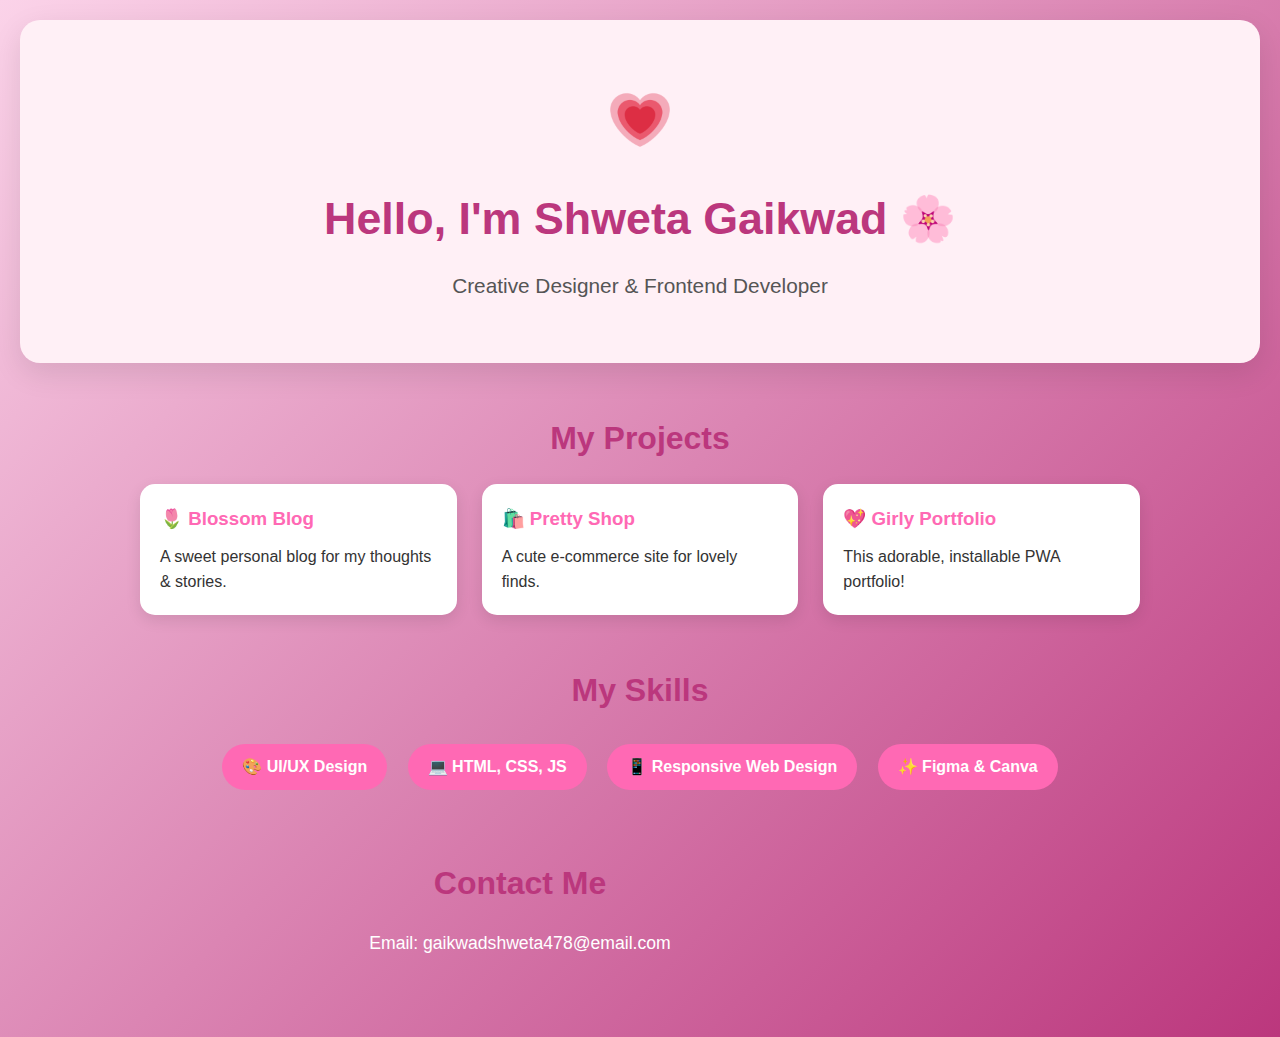
<file: index.html>
<!DOCTYPE html>
<html lang="en">
<head>
  <meta charset="UTF-8" />
  <meta name="viewport" content="width=device-width, initial-scale=1.0"/>
  <title>Portfolio</title>

  <!-- PWA Manifest -->
  <link rel="manifest" href="manifest.json" />

  <!-- Stylesheet -->
  <link rel="stylesheet" href="style.css" />

  <!-- Favicon (Heart emoji) -->
  <link rel="icon" href="android-chrome-512x512.png" type="image/png" />
</head>
<body>

  <!-- Hero Section -->
  <header class="hero">
    <img class="hero-icon" src="apple-touch-icon.png" alt="Icon" width="60" />
    <h1>Hello, I'm Shweta Gaikwad 🌸</h1>
    <p>Creative Designer & Frontend Developer</p>
  </header>

  <!-- Projects Section -->
  <section class="projects">
    <h2>My Projects</h2>
    <div class="project-grid">
      <div class="project-card">
        <h3>🌷 Blossom Blog</h3>
        <p>A sweet personal blog for my thoughts & stories.</p>
      </div>
      <div class="project-card">
        <h3>🛍️ Pretty Shop</h3>
        <p>A cute e-commerce site for lovely finds.</p>
      </div>
      <div class="project-card">
        <h3>💖 Girly Portfolio</h3>
        <p>This adorable, installable PWA portfolio!</p>
      </div>
    </div>
  </section>

  <!-- Skills Section -->
  <section class="skills">
    <h2>My Skills</h2>
    <ul>
      <li>🎨 UI/UX Design</li>
      <li>💻 HTML, CSS, JS</li>
      <li>📱 Responsive Web Design</li>
      <li>✨ Figma & Canva</li>
    </ul>
  </section>

  <!-- Contact Section -->
  <section class="contact">
    <h2>Contact Me</h2>
    <p>Email: gaikwadshweta478@email.com</p>
    <p></p>
  </section>

  <!-- Service Worker -->
  <script>
    if ('serviceWorker' in navigator) {
      navigator.serviceWorker.register('sw.js')
        .then(() => console.log('✅ Service Worker Registered'))
        .catch(err => console.log('❌ Service Worker Error:', err));
    }
  </script>
</body>
</html>
</file>
<file: style.css>
/* Reset */
* {
  margin: 0;
  padding: 0;
  box-sizing: border-box;
}

body {
  font-family: 'Comic Sans MS', 'Segoe UI', sans-serif;
  background: linear-gradient(135deg, #fbd3e9, #bb377d);
  color: #333;
  line-height: 1.6;
  padding: 20px;
}

/* Hero */
.hero {
  text-align: center;
  background: #fff0f6;
  padding: 60px 20px;
  border-radius: 20px;
  box-shadow: 0 10px 30px rgba(0,0,0,0.1);
}

.hero h1 {
  font-size: 2.8em;
  margin: 15px 0;
  color: #bb377d;
}

.hero p {
  font-size: 1.3em;
  color: #555;
}

.hero-icon {
  margin: 10px;
}

/* Sections */
h2 {
  text-align: center;
  font-size: 2em;
  margin: 50px 0 20px;
  color: #bb377d;
}

.projects,
.skills,
.contact {
  max-width: 1000px;
  margin: 0 auto;
}

/* Projects */
.project-grid {
  display: grid;
  grid-template-columns: repeat(auto-fit, minmax(250px, 1fr));
  gap: 25px;
}

.project-card {
  background: #fff;
  padding: 20px;
  border-radius: 15px;
  box-shadow: 0 5px 15px rgba(0,0,0,0.1);
  transition: transform 0.3s ease, box-shadow 0.3s ease;
}

.project-card:hover {
  transform: translateY(-5px);
  box-shadow: 0 10px 25px rgba(0,0,0,0.2);
}

.project-card h3 {
  color: #ff69b4;
  margin-bottom: 10px;
}

/* Skills */
.skills ul {
  list-style: none;
  text-align: center;
}

.skills li {
  background: #ff69b4;
  color: #fff;
  display: inline-block;
  margin: 8px;
  padding: 10px 20px;
  border-radius: 50px;
  font-weight: bold;
}

/* Contact */
.contact {
  text-align: center;
  margin: 60px 0;
}

.contact p {
  margin: 10px 0;
  font-size: 1.1em;
  color: #fff;
}
</file>
